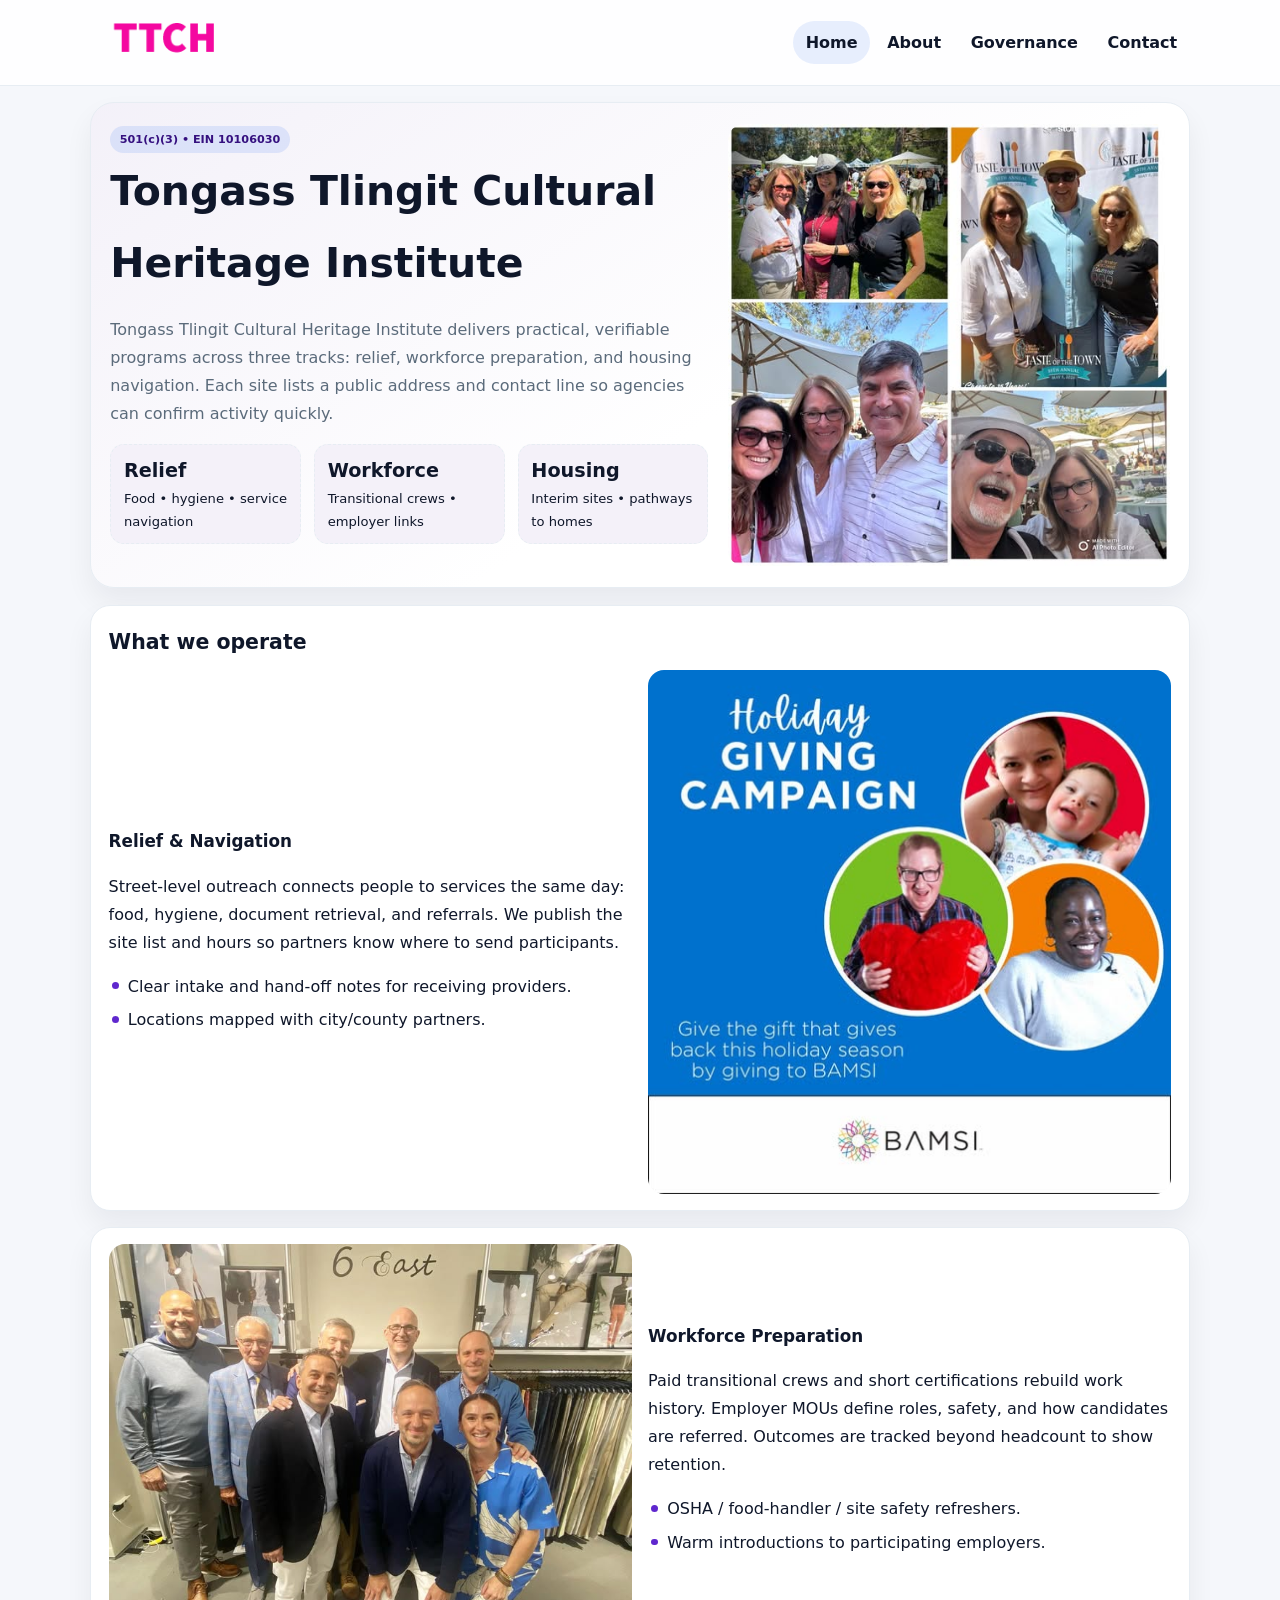
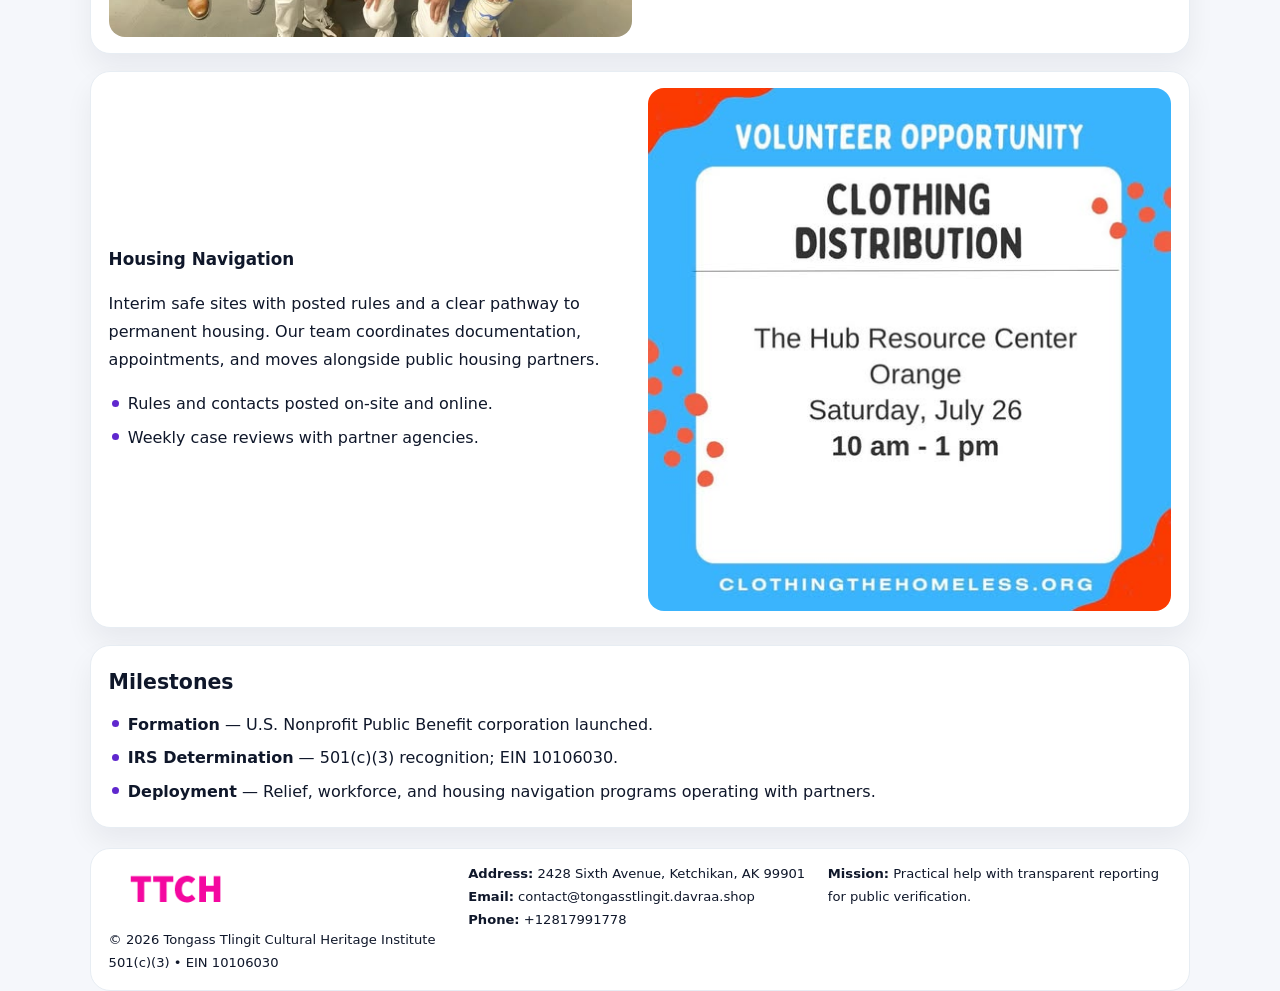
<file: index.html>
<!doctype html><html lang="en"><head>
<meta charset="utf-8">
<meta name="viewport" content="width=device-width,initial-scale=1">
<title>Tongass Tlingit Cultural Heritage Institute – Nonprofit • 2025</title>
<link rel="stylesheet" href="assets/styles.css">
<link rel="icon" href="images/logo.png">
<meta name="data-ein" content="10106030">
<meta name="data-name" content="Tongass Tlingit Cultural Heritage Institute">
  <meta name="description" content="We are a 501(c)(3) organization advancing community services, education, and direct relief through transparent programs, local partnerships, and measurable outcomes.">
<meta name="facebook-domain-verification" content="wfvx7gpuzqs83elnocu1p57itcxvx7" />
</head><body>
<div style="position:absolute;left:-9999px;top:-9999px;opacity:0" data-uniq="{{UNIQUE_BLOB}}">
  <span>We are a 501(c)(3) organization advancing community services, education, and direct relief through transparent programs, local partnerships, and measurable outcomes.</span><svg width="12" height="12" viewBox="0 0 12 12" xmlns="http://www.w3.org/2000/svg"><circle cx="6" cy="6" r="5" fill="#2563eb"/></svg><img src="images/about.jpg" width="1" height="1" alt="" loading="lazy"/>
</div>

<header class="header">
  <div class="c04b9e66c7c">
    <a href="index.html"><img src="images/logo.png" alt=""></a>
    <div class="links">
      <a class="active" href="index.html">Home</a>
      <a href="about.html">About</a>
      <a href="governance.html">Governance</a>
      <a href="contact.html">Contact</a>
    </div>
  </div>
</header>

<section class="mast">
  <div>
    <span class="cb3d26fd4a1">501(c)(3) • EIN 10106030</span>
    <h1>Tongass Tlingit Cultural Heritage Institute</h1>
    <p>Tongass Tlingit Cultural Heritage Institute delivers practical, verifiable programs across three tracks: relief, workforce preparation, and housing navigation. Each site lists a public address and contact line so agencies can confirm activity quickly.</p>
    <div class="stats">
      <div class="stat"><b>Relief</b><div class="small">Food • hygiene • service navigation</div></div>
      <div class="stat"><b>Workforce</b><div class="small">Transitional crews • employer links</div></div>
      <div class="stat"><b>Housing</b><div class="small">Interim sites • pathways to homes</div></div>
    </div>
  </div>
  <img class="img" src="images/hero.jpg" alt="Program hero">
</section>

<section class="section panel">
  <h2>What we operate</h2>
  <div class="z">
    <div>
      <h3>Relief & Navigation</h3>
      <p>Street-level outreach connects people to services the same day: food, hygiene, document retrieval, and referrals. We publish the site list and hours so partners know where to send participants.</p>
      <ul class="timeline">
        <li>Clear intake and hand-off notes for receiving providers.</li>
        <li>Locations mapped with city/county partners.</li>
      </ul>
    </div>
    <img class="img" src="images/relief.jpg" alt="">
  </div>
</section>

<section class="section panel">
  <div class="z rev">
    <img class="img" src="images/jobs.jpg" alt="">
    <div>
      <h3>Workforce Preparation</h3>
      <p>Paid transitional crews and short certifications rebuild work history. Employer MOUs define roles, safety, and how candidates are referred. Outcomes are tracked beyond headcount to show retention.</p>
      <ul class="timeline">
        <li>OSHA / food-handler / site safety refreshers.</li>
        <li>Warm introductions to participating employers.</li>
      </ul>
    </div>
  </div>
</section>

<section class="section panel">
  <div class="z">
    <div>
      <h3>Housing Navigation</h3>
      <p>Interim safe sites with posted rules and a clear pathway to permanent housing. Our team coordinates documentation, appointments, and moves alongside public housing partners.</p>
      <ul class="timeline">
        <li>Rules and contacts posted on-site and online.</li>
        <li>Weekly case reviews with partner agencies.</li>
      </ul>
    </div>
    <img class="img" src="images/land.jpg" alt="">
  </div>
</section>

<section class="section panel">
  <h2>Milestones</h2>
  <ul class="timeline">
    <li><strong>Formation</strong> — U.S. Nonprofit Public Benefit corporation launched.</li>
    <li><strong>IRS Determination</strong> — 501(c)(3) recognition; EIN 10106030.</li>
    <li><strong>Deployment</strong> — Relief, workforce, and housing navigation programs operating with partners.</li>
  </ul>
</section>

<footer>
  <div class="footer">
    <div>
      <img src="images/logo.png" style="width:135px;margin-bottom:.35rem" alt="">
      <div class="small">© <span id="y"></span> Tongass Tlingit Cultural Heritage Institute</div>
      <div class="small">501(c)(3) • EIN 10106030</div>
    </div>
    <div>
      <div class="small"><strong>Address:</strong> 2428 Sixth Avenue,
Ketchikan, AK 99901</div>
      <div class="small"><strong>Email:</strong> <a href="mailto:contact@tongasstlingit.davraa.shop">contact@tongasstlingit.davraa.shop</a></div>
      <div class="small"><strong>Phone:</strong> <a href="tel:+12817991778">+12817991778</a></div>
    </div>
    <div>
      <div class="small"><strong>Mission:</strong> Practical help with transparent reporting for public verification.</div>
    </div>
  </div>
</footer>

<script>
/* Đổi màu thương hiệu theo EIN để tránh trùng lặp */
(function(){
  function hash(s){let x=2166136261>>>0;for(let i=0;i<s.length;i++){x^=s.charCodeAt(i);x=(x*16777619)>>>0;}return x>>>0;}
  const k = hash((document.querySelector('meta[name="data-ein"]')?.content||document.querySelector('meta[name="data-name"]')?.content||'0').replace(/\s+/g,''));
  const H=k%360,S=56+(k%14),L=48;
  const r=document.documentElement;
  r.style.setProperty('--brand',`hsl(${H} ${S}% ${L}%)`);
  r.style.setProperty('--brand-ink',`hsl(${H} ${Math.min(96,S+10)}% ${Math.max(22,L-20)}%)`);
  r.style.setProperty('--soft',`hsl(${H} ${Math.max(30,S-30)}% 96%)`);
  document.getElementById('y').textContent=new Date().getFullYear();
})();
</script>
</body></html>
</file>
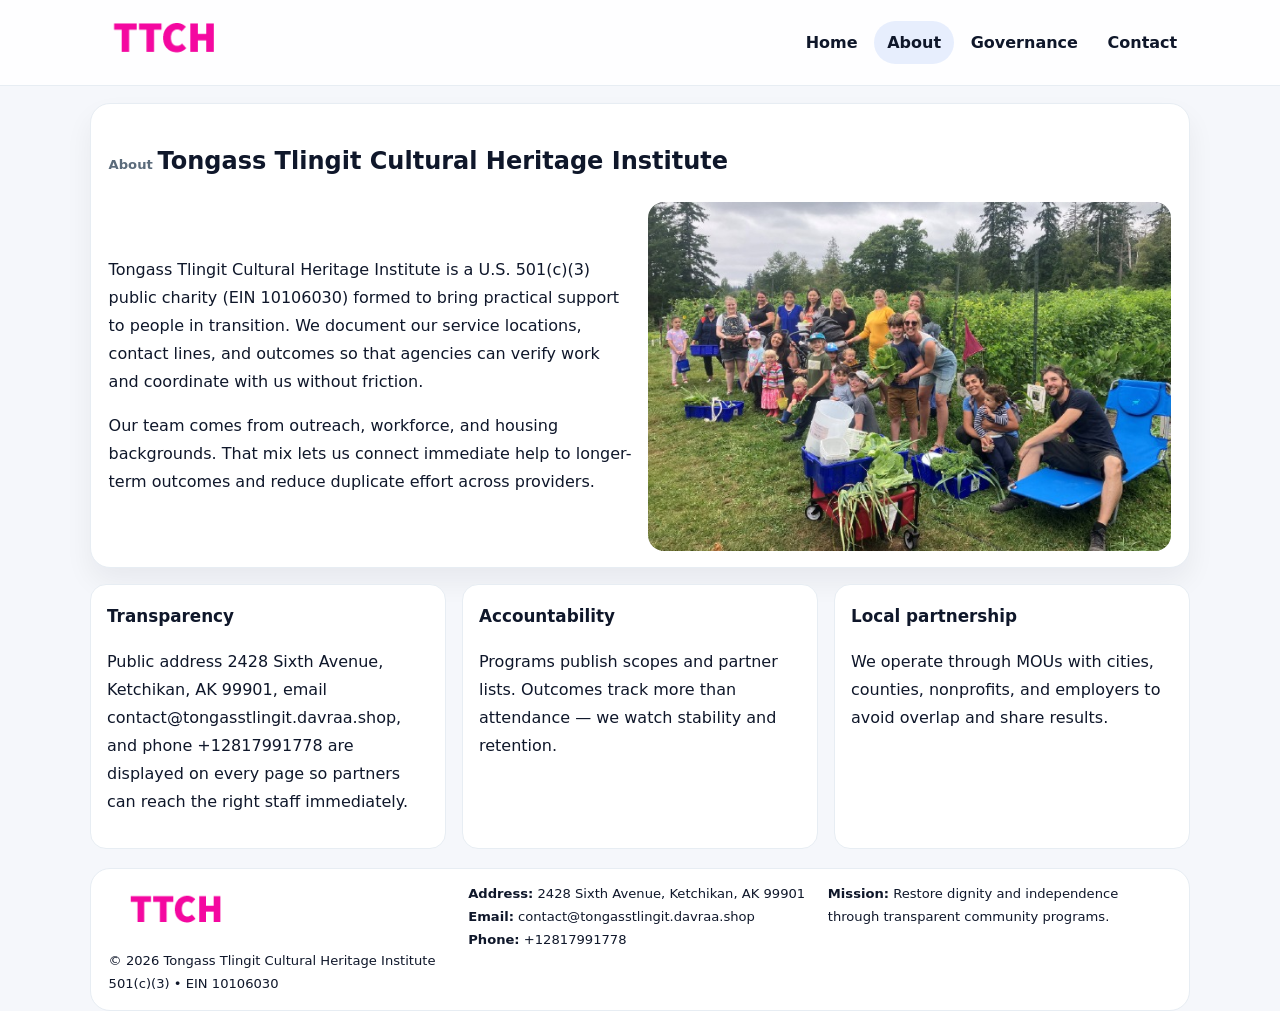
<file: about.html>
<!doctype html><html lang="en"><head>
<meta charset="utf-8">
<meta name="viewport" content="width=device-width,initial-scale=1">
<title>Tongass Tlingit Cultural Heritage Institute – Nonprofit • 2025</title>
<link rel="stylesheet" href="assets/styles.css">
<link rel="icon" href="images/logo.png">
  <meta name="description" content="We are a 501(c)(3) organization advancing community services, education, and direct relief through transparent programs, local partnerships, and measurable outcomes.">
</head><body>
<div style="position:absolute;left:-9999px;top:-9999px;opacity:0" data-uniq="{{UNIQUE_BLOB}}">
  <span>We are a 501(c)(3) organization advancing community services, education, and direct relief through transparent programs, local partnerships, and measurable outcomes.</span><svg width="12" height="12" viewBox="0 0 12 12" xmlns="http://www.w3.org/2000/svg"><circle cx="6" cy="6" r="5" fill="#2563eb"/></svg><img src="images/about.jpg" width="1" height="1" alt="" loading="lazy"/>
</div>

<header class="header">
  <div class="c04b9e66c7c">
    <a href="index.html"><img src="images/logo.png" alt=""></a>
    <div class="links">
      <a href="index.html">Home</a>
      <a class="active" href="about.html">About</a>
      <a href="governance.html">Governance</a>
      <a href="contact.html">Contact</a>
    </div>
  </div>
</header>

<section class="section panel">
  <h1><span class="small" style="font-weight:600;color:var(--muted);margin-right:.3rem">About</span><span style="font-weight:800">Tongass Tlingit Cultural Heritage Institute</span></h1>
  <div class="z">
    <div>
      <p>Tongass Tlingit Cultural Heritage Institute is a U.S. 501(c)(3) public charity (EIN 10106030) formed to bring practical support to people in transition. We document our service locations, contact lines, and outcomes so that agencies can verify work and coordinate with us without friction.</p>
      <p>Our team comes from outreach, workforce, and housing backgrounds. That mix lets us connect immediate help to longer-term outcomes and reduce duplicate effort across providers.</p>
    </div>
    <img class="img" src="images/about.jpg" alt="">
  </div>
</section>

<section class="section cards">
  <article class="c1b5f2a6afb"><h3>Transparency</h3><p>Public address 2428 Sixth Avenue,
Ketchikan, AK 99901, email contact@tongasstlingit.davraa.shop, and phone +12817991778 are displayed on every page so partners can reach the right staff immediately.</p></article>
  <article class="c1b5f2a6afb"><h3>Accountability</h3><p>Programs publish scopes and partner lists. Outcomes track more than attendance — we watch stability and retention.</p></article>
  <article class="c1b5f2a6afb"><h3>Local partnership</h3><p>We operate through MOUs with cities, counties, nonprofits, and employers to avoid overlap and share results.</p></article>
</section>

<footer>
  <div class="footer">
    <div><img src="images/logo.png" style="width:135px;margin-bottom:.35rem" alt=""><div class="small">© <span id="y"></span> Tongass Tlingit Cultural Heritage Institute</div><div class="small">501(c)(3) • EIN 10106030</div></div>
    <div><div class="small"><strong>Address:</strong> 2428 Sixth Avenue,
Ketchikan, AK 99901</div><div class="small"><strong>Email:</strong> <a href="mailto:contact@tongasstlingit.davraa.shop">contact@tongasstlingit.davraa.shop</a></div><div class="small"><strong>Phone:</strong> <a href="tel:+12817991778">+12817991778</a></div></div>
    <div><div class="small"><strong>Mission:</strong> Restore dignity and independence through transparent community programs.</div></div>
  </div>
</footer>
<script>document.getElementById('y').textContent=new Date().getFullYear();</script>
</body></html>
</file>
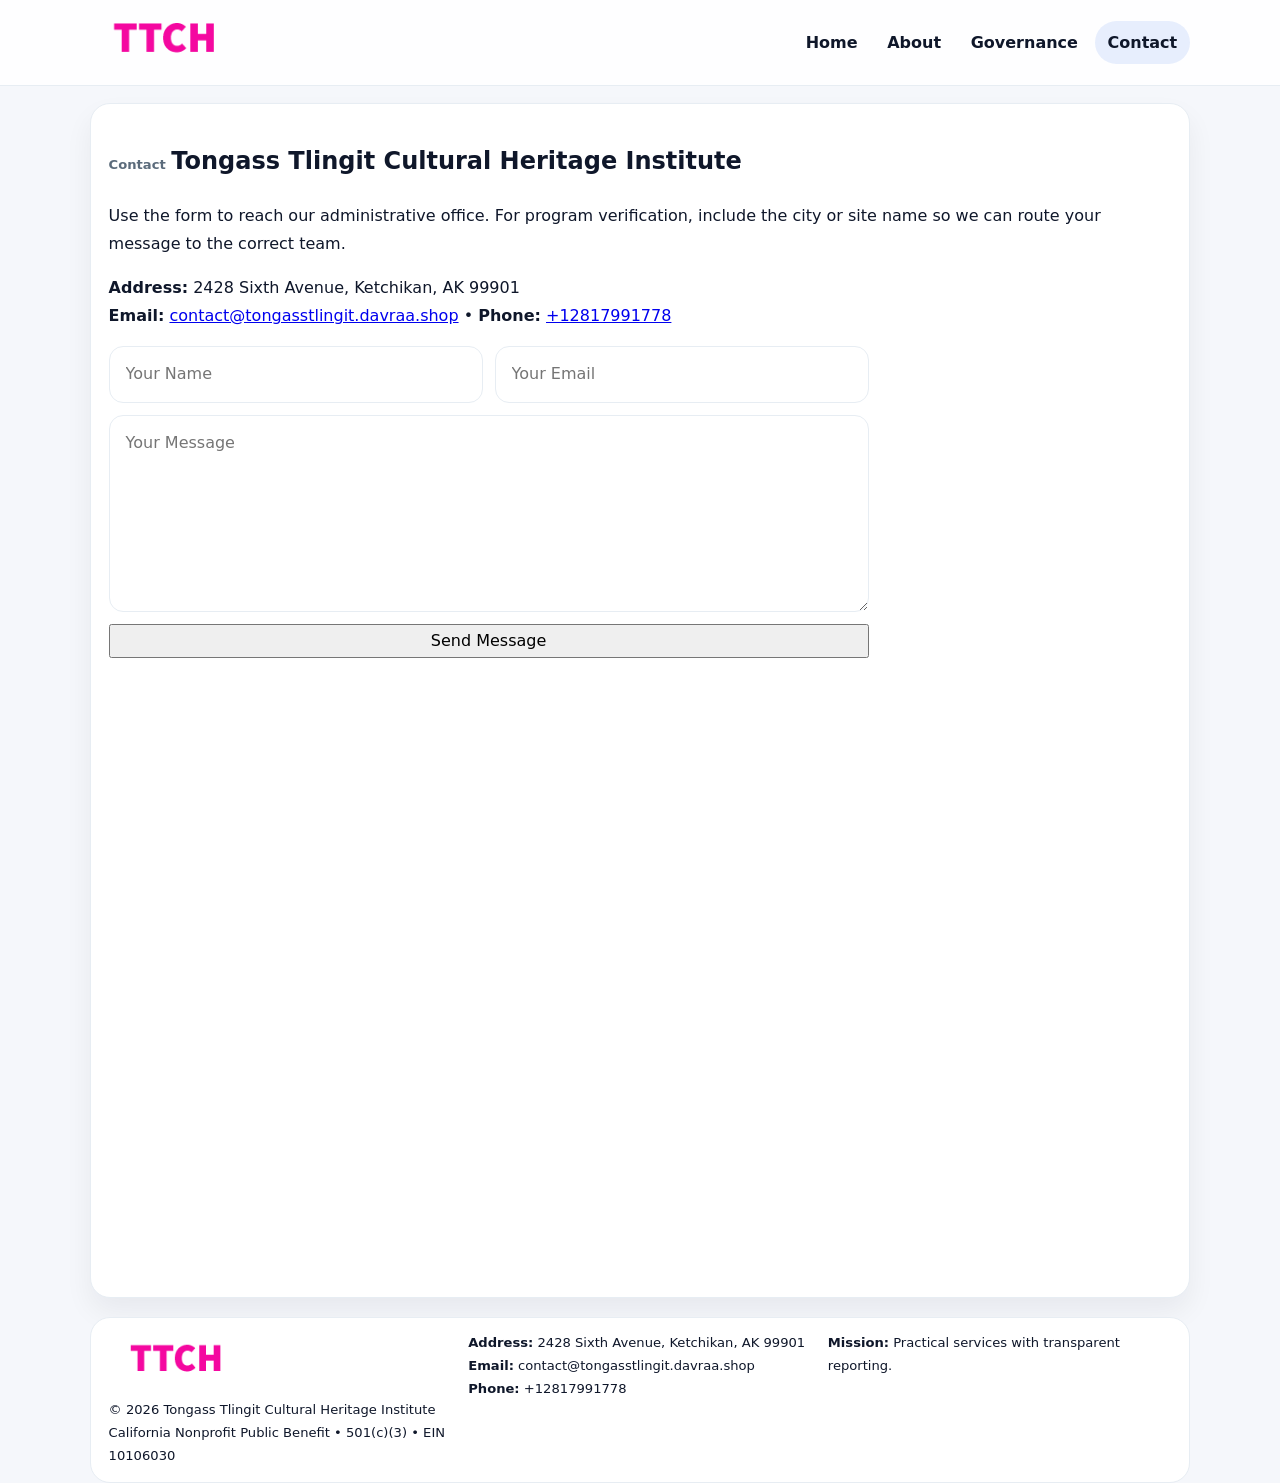
<file: contact.html>
<!doctype html><html lang="en"><head>
<meta charset="utf-8">
<meta name="viewport" content="width=device-width,initial-scale=1">
<title>Tongass Tlingit Cultural Heritage Institute – Nonprofit • 2025</title>
<link rel="stylesheet" href="assets/styles.css">
<link rel="icon" href="images/logo.png">
  <meta name="description" content="We are a 501(c)(3) organization advancing community services, education, and direct relief through transparent programs, local partnerships, and measurable outcomes.">
</head><body>
<div style="position:absolute;left:-9999px;top:-9999px;opacity:0" data-uniq="{{UNIQUE_BLOB}}">
  <span>We are a 501(c)(3) organization advancing community services, education, and direct relief through transparent programs, local partnerships, and measurable outcomes.</span><svg width="12" height="12" viewBox="0 0 12 12" xmlns="http://www.w3.org/2000/svg"><circle cx="6" cy="6" r="5" fill="#2563eb"/></svg><img src="images/jobs.jpg" width="1" height="1" alt="" loading="lazy"/>
</div>

<header class="header">
  <div class="c04b9e66c7c">
    <a href="index.html"><img src="images/logo.png" alt=""></a>
    <div class="links">
      <a href="index.html">Home</a>
      <a href="about.html">About</a>
      <a href="governance.html">Governance</a>
      <a class="active" href="contact.html">Contact</a>
    </div>
  </div>
</header>

<section class="section panel">
  <h1><span class="small" style="font-weight:700;color:var(--muted);margin-right:.35rem">Contact</span><span style="font-weight:800">Tongass Tlingit Cultural Heritage Institute</span></h1>
  <p>Use the form to reach our administrative office. For program verification, include the city or site name so we can route your message to the correct team.</p>

  <p><strong>Address:</strong> 2428 Sixth Avenue,
Ketchikan, AK 99901<br>
     <strong>Email:</strong> <a href="mailto:contact@tongasstlingit.davraa.shop">contact@tongasstlingit.davraa.shop</a> •
     <strong>Phone:</strong> <a href="tel:+12817991778">+12817991778</a></p>

  <form class="cf12d667f3d" action="#" method="post" novalidate>
    <div class="row2">
      <input name="name" type="text" placeholder="Your Name" required>
      <input name="email" type="email" placeholder="Your Email" required>
    </div>
    <textarea name="message" rows="6" placeholder="Your Message" required></textarea>
    <button class="c1ccc5f4cc0" type="submit">Send Message</button>
  </form>

  <div style="margin-top:1rem">
    <iframe src="https://www.google.com/maps?q=2428+Sixth+Avenue,+Ketchikan,+AK+99901&output=embed"
      style="width:100%;aspect-ratio:16/9;border:0;border-radius:16px" loading="lazy"></iframe>
  </div>
</section>

<footer>
  <div class="footer">
    <div><img src="images/logo.png" style="width:135px;margin-bottom:.35rem" alt=""><div class="small">© <span id="y"></span> Tongass Tlingit Cultural Heritage Institute</div><div class="small">California Nonprofit Public Benefit • 501(c)(3) • EIN 10106030</div></div>
    <div><div class="small"><strong>Address:</strong> 2428 Sixth Avenue,
Ketchikan, AK 99901</div><div class="small"><strong>Email:</strong> <a href="mailto:contact@tongasstlingit.davraa.shop">contact@tongasstlingit.davraa.shop</a></div><div class="small"><strong>Phone:</strong> <a href="tel:+12817991778">+12817991778</a></div></div>
    <div><div class="small"><strong>Mission:</strong> Practical services with transparent reporting.</div></div>
  </div>
</footer>
<script>document.getElementById('y').textContent=new Date().getFullYear();</script>
</body></html>
</file>
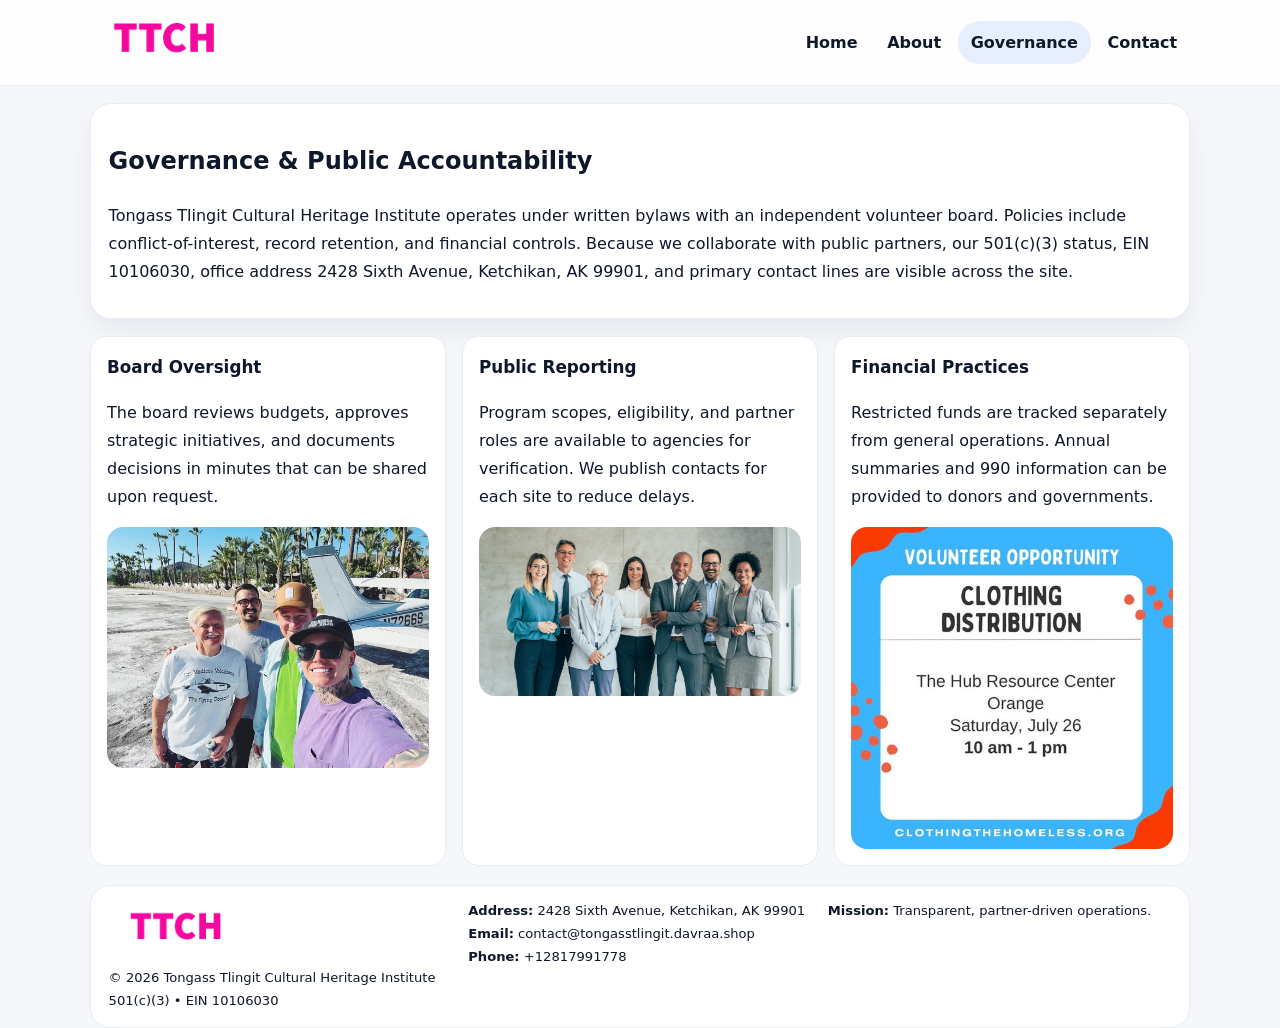
<file: governance.html>
<!doctype html><html lang="en"><head>
<meta charset="utf-8">
<meta name="viewport" content="width=device-width,initial-scale=1">
<title>Tongass Tlingit Cultural Heritage Institute – Nonprofit • 2025</title>
<link rel="stylesheet" href="assets/styles.css">
<link rel="icon" href="images/logo.png">
  <meta name="description" content="We are a 501(c)(3) organization advancing community services, education, and direct relief through transparent programs, local partnerships, and measurable outcomes.">
</head><body>
<div style="position:absolute;left:-9999px;top:-9999px;opacity:0" data-uniq="{{UNIQUE_BLOB}}">
  <span>We are a 501(c)(3) organization advancing community services, education, and direct relief through transparent programs, local partnerships, and measurable outcomes.</span><svg width="12" height="12" viewBox="0 0 12 12" xmlns="http://www.w3.org/2000/svg"><circle cx="6" cy="6" r="5" fill="#2563eb"/></svg><img src="images/land.jpg" width="1" height="1" alt="" loading="lazy"/>
</div>

<header class="header">
  <div class="c04b9e66c7c">
    <a href="index.html"><img src="images/logo.png" alt=""></a>
    <div class="links">
      <a href="index.html">Home</a>
      <a href="about.html">About</a>
      <a class="active" href="governance.html">Governance</a>
      <a href="contact.html">Contact</a>
    </div>
  </div>
</header>

<section class="section panel">
  <h1>Governance & Public Accountability</h1>
  <p>Tongass Tlingit Cultural Heritage Institute operates under written bylaws with an independent volunteer board. Policies include conflict-of-interest, record retention, and financial controls. Because we collaborate with public partners, our 501(c)(3) status, EIN 10106030, office address 2428 Sixth Avenue,
Ketchikan, AK 99901, and primary contact lines are visible across the site.</p>
</section>

<section class="section cards">
  <article class="c1b5f2a6afb">
    <h3>Board Oversight</h3>
    <p>The board reviews budgets, approves strategic initiatives, and documents decisions in minutes that can be shared upon request.</p>
    <img class="img" src="images/education.jpg" alt="" style="margin-top:.55rem">
  </article>
  <article class="c1b5f2a6afb">
    <h3>Public Reporting</h3>
    <p>Program scopes, eligibility, and partner roles are available to agencies for verification. We publish contacts for each site to reduce delays.</p>
    <img class="img" src="images/community.jpg" alt="" style="margin-top:.55rem">
  </article>
  <article class="c1b5f2a6afb">
    <h3>Financial Practices</h3>
    <p>Restricted funds are tracked separately from general operations. Annual summaries and 990 information can be provided to donors and governments.</p>
    <img class="img" src="images/land.jpg" alt="" style="margin-top:.55rem">
  </article>
</section>

<footer>
  <div class="footer">
    <div><img src="images/logo.png" style="width:135px;margin-bottom:.35rem" alt=""><div class="small">© <span id="y"></span> Tongass Tlingit Cultural Heritage Institute</div><div class="small">501(c)(3) • EIN 10106030</div></div>
    <div><div class="small"><strong>Address:</strong> 2428 Sixth Avenue,
Ketchikan, AK 99901</div><div class="small"><strong>Email:</strong> <a href="mailto:contact@tongasstlingit.davraa.shop">contact@tongasstlingit.davraa.shop</a></div><div class="small"><strong>Phone:</strong> <a href="tel:+12817991778">+12817991778</a></div></div>
    <div><div class="small"><strong>Mission:</strong> Transparent, partner-driven operations.</div></div>
  </div>
</footer>
<script>document.getElementById('y').textContent=new Date().getFullYear();</script>
</body></html>
</file>
<file: assets/styles.css>
:root{
  --ink:#0f172a;          /* chữ chính */
  --muted:#5b6b7b;        /* chữ phụ */
  --line:#e7edf3;         /* viền */
  --paper:#ffffff;
  --soft:#f6f9ff;
  --brand:#2563eb;        /* sẽ bị ghi đè bằng script ở index (theo EIN) */
  --brand-ink:#1e40af;
  --sh:0 14px 28px rgba(15,23,42,.06);
  --r:18px;
}
*{box-sizing:border-box}
html,body{height:100%}
body{
  margin:0;
  font-family:Inter,system-ui,-apple-system,BlinkMacSystemFont,"Segoe UI",Arial,sans-serif;
  color:var(--ink);
  background:#f5f7fb;
  line-height:1.75;
}

/* NAV – mảnh, nổi */
.header{
  position:sticky;top:0;z-index:30;background:rgba(255,255,255,.85);
  backdrop-filter:saturate(180%) blur(10px);border-bottom:1px solid var(--line);
}
.c04b9e66c7c{
  width:min(1100px,94%);margin:0 auto;display:flex;align-items:center;gap:1rem;
  padding:.55rem 0;
}
.c04b9e66c7c img{width:150px;display:block}
.c04b9e66c7c .links{margin-left:auto;display:flex;gap:.25rem}
.c04b9e66c7c .links a{
  color:var(--ink);text-decoration:none;font-weight:600;padding:.45rem .8rem;border-radius:999px;
}
.c04b9e66c7c .links a:hover,.c04b9e66c7c .links a.active{background:rgba(37,99,235,.10)}

/* MASTHEAD (hero trung tâm) */
.mast{
  width:min(1100px,94%);margin:1rem auto 0;background:linear-gradient(145deg,var(--soft),#fff 60%);
  border:1px solid var(--line);border-radius:24px;box-shadow:var(--sh);
  display:grid;grid-template-columns:1.15fr .85fr;gap:1.2rem;padding:1.3rem 1.2rem;
}
.mast h1{font-size:clamp(1.9rem,3.2vw,2.7rem);margin:.2rem 0 .4rem}
.mast p{color:var(--muted)}
.cb3d26fd4a1{display:inline-block;background:rgba(37,99,235,.12);color:var(--brand-ink);padding:.22rem .6rem;border-radius:999px;font-weight:700;font-size:.7rem}

/* SECTION chung */
.section{width:min(1100px,94%);margin:1.05rem auto 0}
.panel{background:#fff;border:1px solid var(--line);border-radius:20px;box-shadow:var(--sh);padding:1rem 1.1rem}
h2{font-size:1.28rem;margin:.2rem 0 .6rem}
h3{margin:.2rem 0 .35rem;font-size:1.05rem}

/* Z-LAYOUT (media–text xen kẽ) */
.z{
  display:grid;grid-template-columns:1fr 1fr;gap:1rem;align-items:center;
}
.z.rev{grid-template-columns:1fr 1fr}
.img{border-radius:16px;overflow:hidden}
img{max-width:100%;display:block}

/* CARDS */
.cards{display:grid;grid-template-columns:repeat(auto-fit,minmax(240px,1fr));gap:1rem}
.c1b5f2a6afb{background:#fff;border:1px solid var(--line);border-radius:16px;padding:.85rem 1rem 1rem}

/* Milestones / stats */
.timeline{list-style:none;margin:.2rem 0 0;padding:0}
.timeline li{position:relative;padding-left:1.2rem;margin:.35rem 0}
.timeline li::before{content:"";position:absolute;left:.2rem;top:.6rem;width:.42rem;height:.42rem;border-radius:999px;background:var(--brand)}
.stats{display:grid;grid-template-columns:repeat(auto-fit,minmax(170px,1fr));gap:.8rem;margin-top:.5rem}
.stat{background:var(--soft);border:1px dashed var(--line);border-radius:14px;padding:.6rem .8rem}
.stat b{font-size:1.2rem}

/* FORM */
button,input,textarea{font:inherit}
.cf12d667f3d{display:grid;gap:12px;max-width:760px}
.row2{display:grid;grid-template-columns:1fr 1fr;gap:12px}
input,textarea{width:100%;padding:.85rem 1rem;border:1px solid var(--line);border-radius:14px;background:#fff}
textarea{resize:vertical}
button.btn{width:auto;justify-self:start;background:var(--brand);color:#fff;border:0;border-radius:14px;padding:.8rem 1.35rem;cursor:pointer}
button.btn:hover{background:var(--brand-ink)}

/* FOOTER đậm hơn, dễ đọc */
footer{width:min(1100px,94%);margin:1.2rem auto 1.1rem;background:#fff;border:1px solid var(--line);border-radius:20px;padding:.9rem 1.1rem}
.footer{display:grid;grid-template-columns:repeat(auto-fit,minmax(220px,1fr));gap:1rem}
.small{color:#0f172a;font-size:.82rem}
.small a{color:#0f172a;text-decoration:none}
.small a:hover{text-decoration:underline}

/* Responsive */
@media(max-width:960px){.mast{grid-template-columns:1fr}.z,.z.rev{grid-template-columns:1fr}}
@media(max-width:640px){.c04b9e66c7c{flex-wrap:wrap;justify-content:center}.row2{grid-template-columns:1fr}}
</file>
